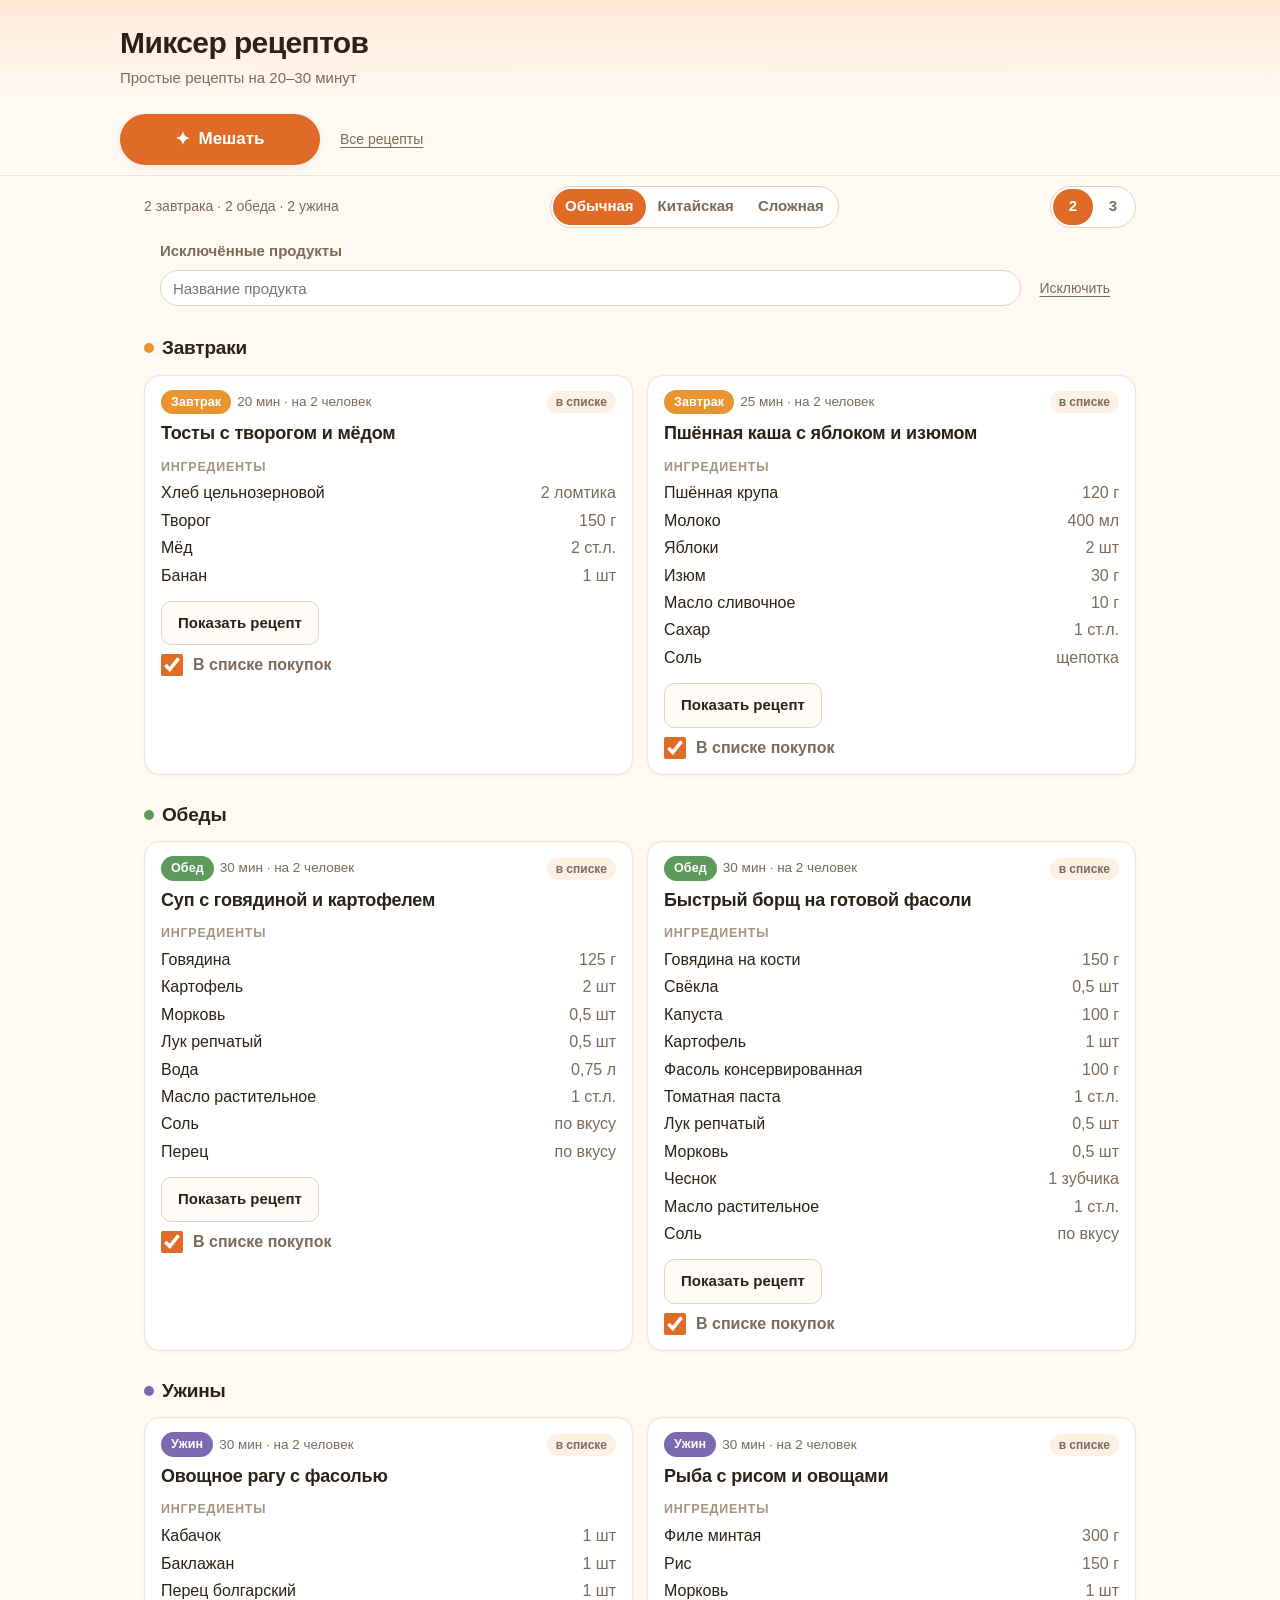
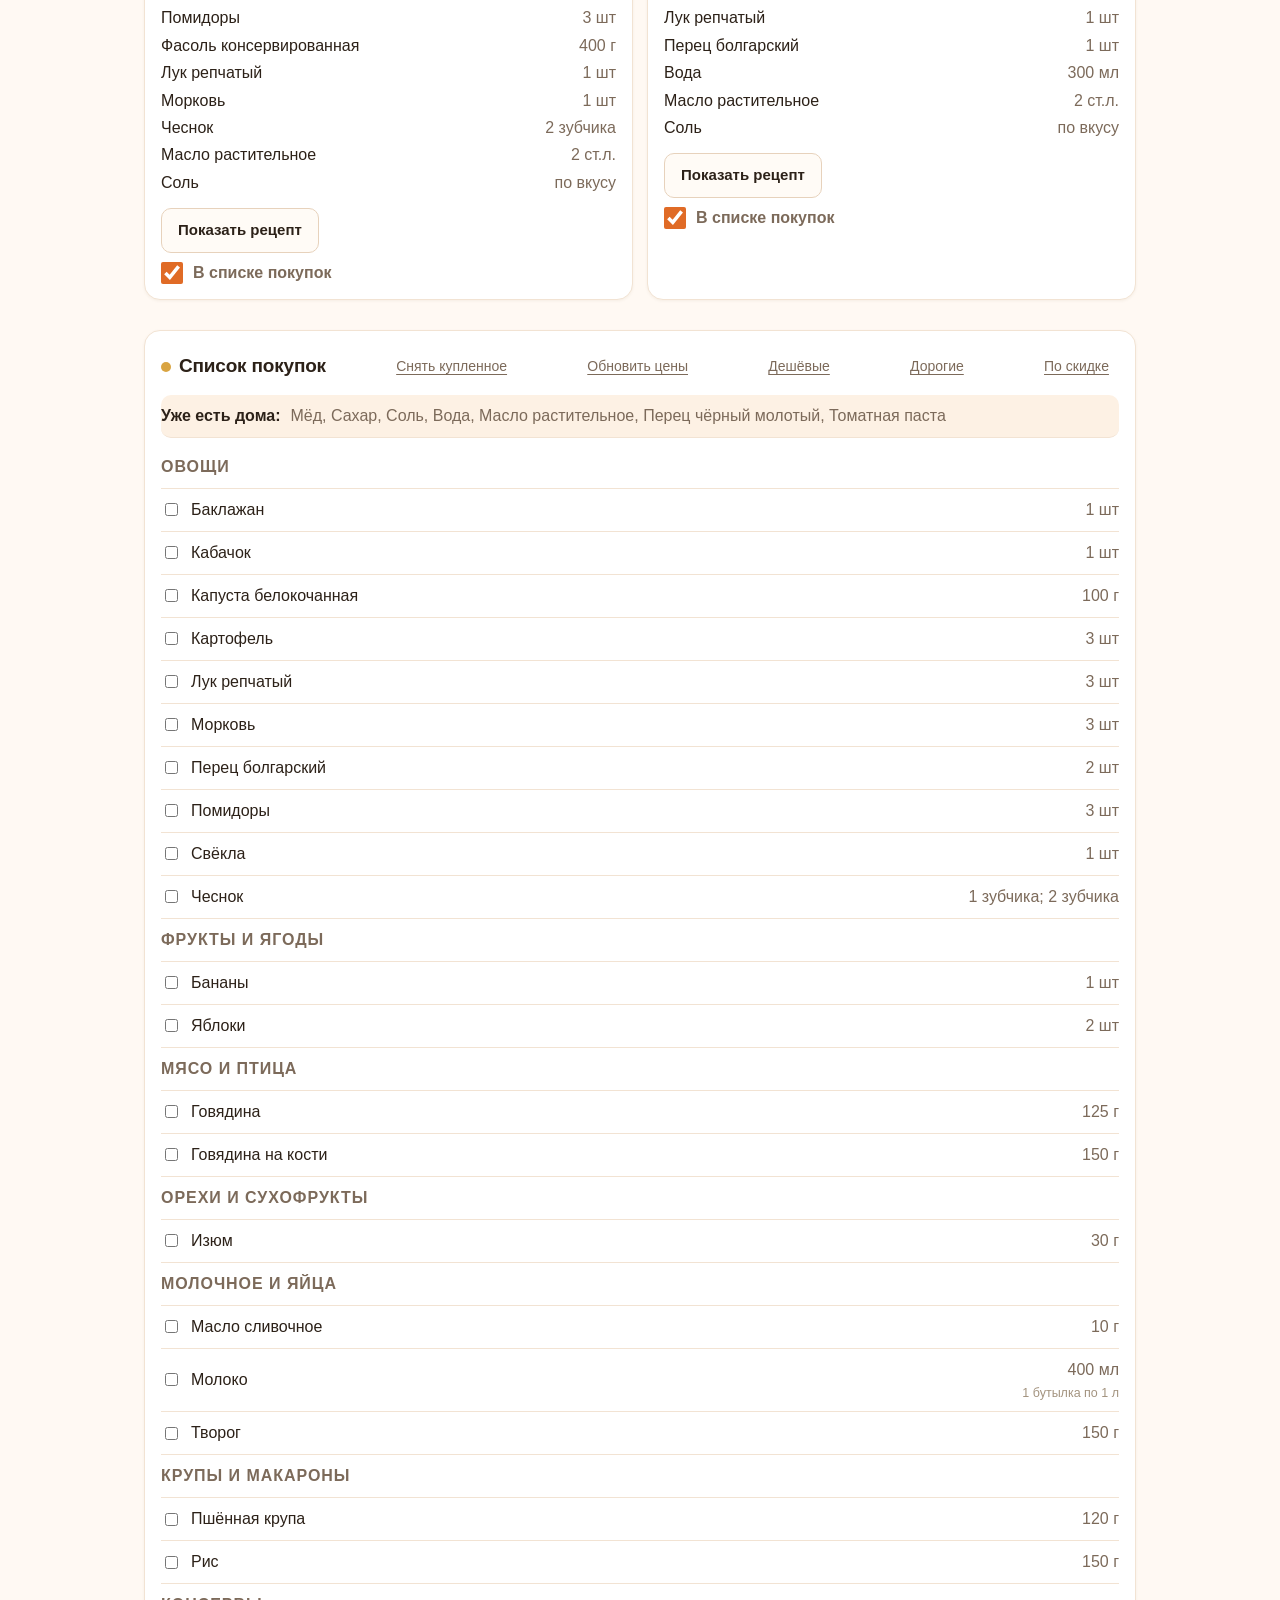
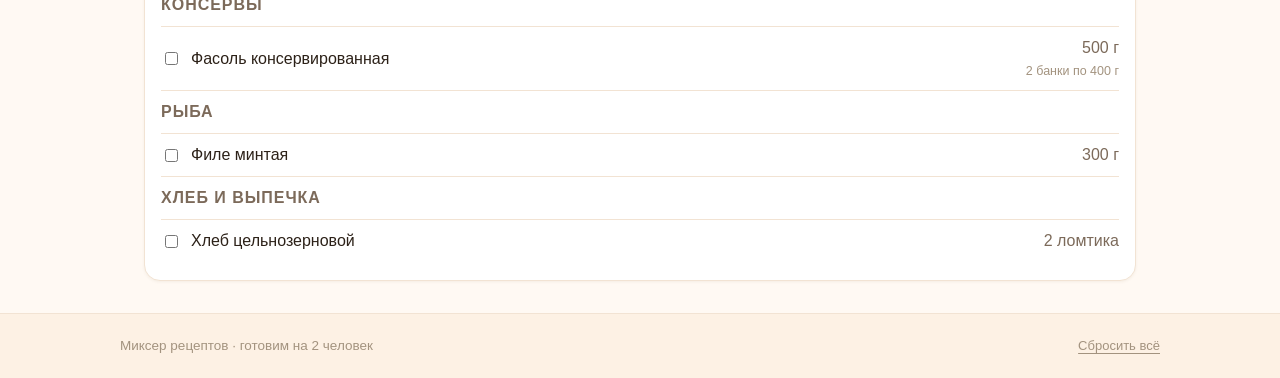
<file: index.html>
<!DOCTYPE html>
<html lang="ru">
<head>
  <meta charset="UTF-8">
  <meta name="viewport" content="width=device-width, initial-scale=1, viewport-fit=cover">
  <title>Миксер рецептов</title>
  <link rel="stylesheet" href="styles.css">
</head>
<body>

  <header class="header">
    <div class="header__inner">
      <h1 class="header__title">Миксер рецептов</h1>
      <p class="header__hint">Простые рецепты на 20–30 минут</p>
    </div>
  </header>

  <div class="controls">
    <div class="controls__inner">
      <button type="button" id="mix-btn" class="mix-btn">
        <span class="mix-btn__icon" aria-hidden="true">✦</span>
        Мешать
      </button>
      <button type="button" id="all-recipes-btn" class="link-btn all-recipes-btn">Все рецепты</button>
    </div>
  </div>

  <div class="settings">
    <div class="settings__inner">
      <p class="settings__hint" id="mix-hint">2 завтрака · 2 обеда · 2 ужина</p>
      <div class="cuisine-toggle" role="group" aria-label="Кухня">
        <button type="button" class="cuisine-toggle__btn is-active" data-cuisine="обычная" aria-pressed="true">Обычная</button>
        <button type="button" class="cuisine-toggle__btn" data-cuisine="китайская" aria-pressed="false">Китайская</button>
        <button type="button" class="cuisine-toggle__btn" data-cuisine="сложная" aria-pressed="false">Сложная</button>
      </div>
      <div class="count-toggle" role="group" aria-label="Сколько рецептов из каждой категории">
        <button type="button" class="count-toggle__btn is-active" data-count="2" aria-pressed="true">2</button>
        <button type="button" class="count-toggle__btn" data-count="3" aria-pressed="false">3</button>
      </div>
    </div>
    <p class="settings__warn" id="mix-warn" hidden></p>
  </div>

  <div class="excluded">
    <div class="excluded__inner">
      <p class="excluded__title">Исключённые продукты</p>
      <div class="excluded__row">
        <input type="text" id="excluded-input" class="excluded__input" placeholder="Название продукта" list="ingredients-list">
        <button type="button" id="excluded-add" class="link-btn">Исключить</button>
      </div>
      <datalist id="ingredients-list"></datalist>
      <ul class="excluded__list" id="excluded-list"></ul>
    </div>
  </div>

  <main class="main">

    <div class="menu">

      <section class="menu-group">
        <h2 class="section-title">
          <span class="section-title__dot section-title__dot--breakfast" aria-hidden="true"></span>
          Завтраки
        </h2>
        <div class="cards" id="breakfast-cards"></div>
      </section>

      <section class="menu-group">
        <h2 class="section-title">
          <span class="section-title__dot section-title__dot--lunch" aria-hidden="true"></span>
          Обеды
        </h2>
        <div class="cards" id="lunch-cards"></div>
      </section>

      <section class="menu-group">
        <h2 class="section-title">
          <span class="section-title__dot section-title__dot--dinner" aria-hidden="true"></span>
          Ужины
        </h2>
        <div class="cards" id="dinner-cards"></div>
      </section>

    </div>

    <section class="shopping">
      <div class="shopping__head">
        <h2 class="section-title">
          <span class="section-title__dot section-title__dot--buy" aria-hidden="true"></span>
          Список покупок
        </h2>
        <button type="button" id="clear-btn" class="link-btn">Снять купленное</button>
        <button type="button" id="lenta-update-btn" class="link-btn">Обновить цены</button>
        <button type="button" id="lenta-cheapest-btn" class="link-btn">Дешёвые</button>
        <button type="button" id="lenta-priciest-btn" class="link-btn">Дорогие</button>
        <button type="button" id="lenta-discount-btn" class="link-btn">По скидке</button>
      </div>
      <ul class="shopping__list" id="shopping-list"></ul>
      <p class="shopping__total" id="shopping-total" hidden></p>
      <p class="shopping__empty" id="shopping-empty">
        Пока пусто. Отметь «Добавлю в покупки» у рецептов — и список соберётся сам.
      </p>
    </section>

  </main>

  <footer class="footer">
    <div class="footer__inner">
      <p>Миксер рецептов · готовим на 2 человек</p>
      <button type="button" id="reset-btn" class="footer__reset">Сбросить всё</button>
    </div>
  </footer>

  <div id="all-recipes-screen" class="all-recipes-screen" hidden>
    <div class="all-recipes-screen__inner">
      <div class="all-recipes-screen__head">
        <button type="button" id="all-recipes-back" class="link-btn">← Назад</button>
        <h2 class="all-recipes-screen__title">Все рецепты</h2>
        <button type="button" id="scroll-to-cart-btn" class="link-btn">К корзине ↓</button>
      </div>
      <div class="all-recipes-screen__filters">
        <input type="search" id="recipe-search" class="all-recipes-screen__search" placeholder="Поиск по названию">
        <div class="all-recipes-screen__cats" role="group" aria-label="Фильтр по категории">
          <button type="button" class="all-recipes-screen__cat is-active" data-cat="all">Все</button>
          <button type="button" class="all-recipes-screen__cat" data-cat="завтрак">Завтраки</button>
          <button type="button" class="all-recipes-screen__cat" data-cat="обед">Обеды</button>
          <button type="button" class="all-recipes-screen__cat" data-cat="ужин">Ужины</button>
        </div>
        <div class="all-recipes-screen__cats" role="group" aria-label="Фильтр по кухне">
          <button type="button" class="all-recipes-screen__cat is-active" data-cuisine="all">Все кухни</button>
          <button type="button" class="all-recipes-screen__cat" data-cuisine="обычная">Обычная</button>
          <button type="button" class="all-recipes-screen__cat" data-cuisine="китайская">Китайская</button>
          <button type="button" class="all-recipes-screen__cat" data-cuisine="сложная">Сложная</button>
        </div>
      </div>

      <div class="home-ingredients">
        <button type="button" id="home-toggle" class="link-btn">Что есть дома ▾</button>
        <div id="home-panel" class="home-ingredients__panel" hidden>
          <div class="home-ingredients__row">
            <input type="text" id="home-input" class="home-ingredients__input" placeholder="Добавить продукт" list="ingredients-list">
            <button type="button" id="home-add" class="link-btn">Добавить</button>
            <button type="button" id="home-clear" class="link-btn">Очистить</button>
          </div>
          <div class="home-ingredients__chips" id="home-chips"></div>
          <div class="home-ingredients__mode">
            <label><input type="radio" name="home-mode" value="strict" checked> Строго (все ингредиенты есть)</label>
            <label><input type="radio" name="home-mode" value="soft"> Мягко (по совпадению)</label>
          </div>
        </div>
      </div>
      <div class="selected-all" id="selected-all-section" hidden>
        <h3 class="section-title"><span class="section-title__dot section-title__dot--buy" aria-hidden="true"></span> Выбранное</h3>
        <div class="cards all-recipes-screen__cards" id="selected-all-cards"></div>
      </div>
      <div class="cards all-recipes-screen__cards" id="all-recipes-cards"></div>

      <section class="shopping shopping--in-all">
        <div class="shopping__head">
          <h2 class="section-title">
            <span class="section-title__dot section-title__dot--buy" aria-hidden="true"></span>
            Корзина (список покупок)
          </h2>
          <button type="button" id="lenta-update-btn-all" class="link-btn">Обновить цены</button>
          <button type="button" id="lenta-cheapest-btn-all" class="link-btn">Дешёвые</button>
          <button type="button" id="lenta-priciest-btn-all" class="link-btn">Дорогие</button>
          <button type="button" id="lenta-discount-btn-all" class="link-btn">По скидке</button>
        </div>
        <ul class="shopping__list" id="shopping-list-all"></ul>
        <p class="shopping__empty" id="shopping-empty-all">
          Отметьте «Добавлю в покупки» у рецептов — и здесь появится список.
        </p>
        <p class="shopping__total" id="shopping-total-all" hidden></p>
      </section>
    </div>
  </div>

  <script src="recipes.js?v=20261031"></script>
  <script src="ingredients.js?v=20261031"></script>
  <script src="js/basics.js?v=20261031"></script>
  <script src="js/menu.js?v=20261031"></script>
  <script src="js/card.js?v=20261031"></script>
  <script src="js/shopping.js?v=20261031"></script>
  <script src="js/lenta.js?v=20261031"></script>
  <script src="js/all-recipes.js?v=20261031"></script>
  <script src="js/main.js?v=20261031"></script>
</body>
</html>
</file>
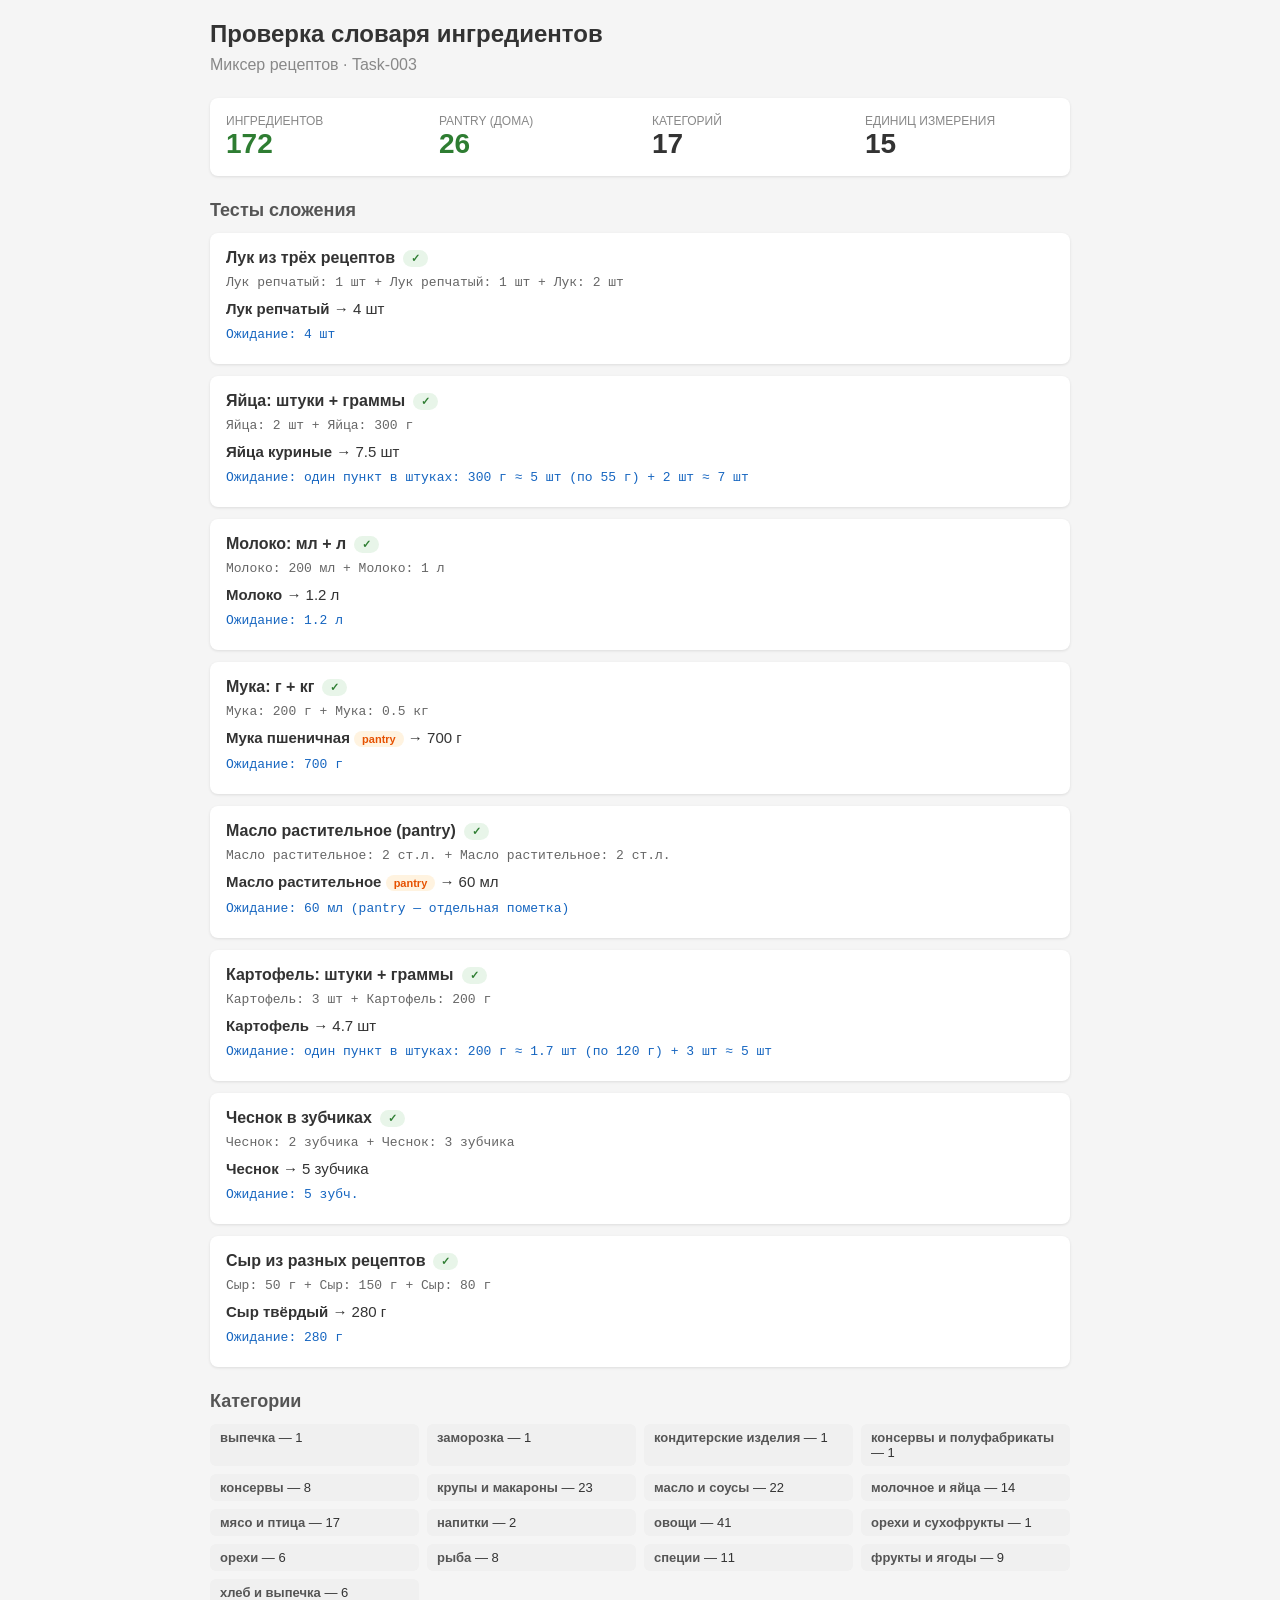
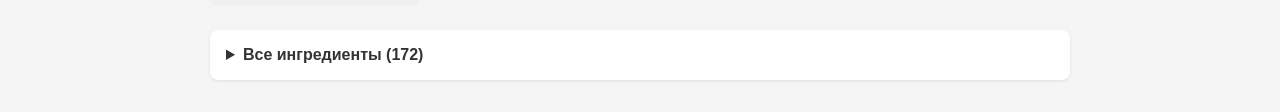
<file: unit-test.html>
<!DOCTYPE html>
<html lang="ru">
<head>
    <meta charset="UTF-8">
    <meta name="viewport" content="width=device-width, initial-scale=1.0">
    <title>Проверка словаря ингредиентов — Миксер рецептов</title>
    <script src="ingredients.js"></script>
    <style>
        * { box-sizing: border-box; margin: 0; padding: 0; }
        body {
            font-family: -apple-system, BlinkMacSystemFont, "Segoe UI", Roboto, sans-serif;
            max-width: 900px;
            margin: 0 auto;
            padding: 20px;
            background: #f5f5f5;
            color: #333;
        }
        h1 { font-size: 24px; margin-bottom: 8px; }
        h2 { font-size: 18px; margin: 24px 0 12px; color: #555; }
        .subtitle { color: #888; margin-bottom: 24px; }
        .stats {
            background: white;
            padding: 16px;
            border-radius: 8px;
            margin-bottom: 24px;
            box-shadow: 0 1px 3px rgba(0,0,0,0.1);
        }
        .stats-row { display: flex; gap: 24px; flex-wrap: wrap; }
        .stat { flex: 1; min-width: 120px; }
        .stat-label { font-size: 12px; color: #888; text-transform: uppercase; }
        .stat-value { font-size: 28px; font-weight: 600; }
        .stat-value.ok { color: #2e7d32; }
        .stat-value.warn { color: #ef6c00; }
        .test-card {
            background: white;
            padding: 16px;
            border-radius: 8px;
            margin-bottom: 12px;
            box-shadow: 0 1px 3px rgba(0,0,0,0.1);
        }
        .test-title {
            font-weight: 600;
            margin-bottom: 8px;
            display: flex;
            align-items: center;
            gap: 8px;
        }
        .badge {
            display: inline-block;
            padding: 2px 8px;
            border-radius: 10px;
            font-size: 11px;
            font-weight: 600;
        }
        .badge-pass { background: #e8f5e9; color: #2e7d32; }
        .badge-fail { background: #ffebee; color: #c62828; }
        .badge-info { background: #e3f2fd; color: #1565c0; }
        .badge-warn { background: #fff3e0; color: #e65100; }
        .test-input {
            font-size: 13px;
            color: #666;
            margin-bottom: 6px;
            font-family: monospace;
        }
        .test-result {
            font-size: 15px;
            font-weight: 500;
        }
        .result-line {
            padding: 4px 0;
            border-bottom: 1px dashed #eee;
        }
        .result-line:last-child { border-bottom: none; }
        .group-title {
            font-size: 12px;
            text-transform: uppercase;
            color: #888;
            margin: 12px 0 6px;
        }
        .category-grid {
            display: grid;
            grid-template-columns: repeat(auto-fill, minmax(200px, 1fr));
            gap: 8px;
        }
        .cat-chip {
            background: #f0f0f0;
            padding: 6px 10px;
            border-radius: 6px;
            font-size: 13px;
        }
        .cat-chip b { color: #555; }
        details {
            background: white;
            padding: 12px 16px;
            border-radius: 8px;
            margin-bottom: 12px;
            box-shadow: 0 1px 3px rgba(0,0,0,0.1);
        }
        summary {
            cursor: pointer;
            font-weight: 600;
            padding: 4px 0;
        }
        .ingredient-list {
            margin-top: 12px;
            display: grid;
            grid-template-columns: repeat(auto-fill, minmax(280px, 1fr));
            gap: 6px;
        }
        .ing-item {
            padding: 6px 8px;
            background: #fafafa;
            border-radius: 4px;
            font-size: 13px;
        }
        .ing-id { color: #1565c0; font-family: monospace; }
        .ing-aliases { color: #888; font-size: 11px; }
    </style>
</head>
<body>
    <h1>Проверка словаря ингредиентов</h1>
    <p class="subtitle">Миксер рецептов · Task-003</p>

    <div class="stats" id="stats">Загрузка...</div>

    <h2>Тесты сложения</h2>
    <div id="tests"></div>

    <h2>Категории</h2>
    <div id="categories" class="category-grid"></div>

    <div style="margin-top: 24px;">
        <details>
            <summary>Все ингредиенты (<span id="count"></span>)</summary>
            <div id="all-ingredients" class="ingredient-list"></div>
        </details>
    </div>

    <script>
    // =========== ЛОГИКА СЛОЖЕНИЯ (та же, что будет в Task-005) ===========

    const DB = INGREDIENTS;

    function findIngredient(rawName) {
        const normalized = rawName.toLowerCase().trim();
        // Сначала ищем по name (точное совпадение)
        const byName = DB.ingredients.find(i => i.name.toLowerCase() === normalized);
        if (byName) return byName;
        // Затем по aliases
        return DB.ingredients.find(i =>
            i.aliases.some(a => a.toLowerCase() === normalized)
        ) || null;
    }

    function toBaseAmount(amount, unit) {
        const num = parseFloat(amount);
        if (isNaN(num)) return { value: 0, base: unit || 'г' };

        const unitLower = (unit || '').toLowerCase().trim();
        const unitDef = DB.units[unitLower];

        if (unitDef) {
            return {
                value: num * unitDef.factor,
                base: unitDef.base
            };
        }
        // Неизвестная единица — возвращаем как есть
        return { value: num, base: unitLower || 'г' };
    }

    function formatAmount(value, base) {
        // Округляем до 10 для граммов и миллилитров
        const rounded = (base === 'г' || base === 'мл')
            ? Math.round(value / 10) * 10
            : Math.round(value * 10) / 10;

        if (base === 'г') {
            return rounded >= 1000
                ? `${(rounded / 1000).toFixed(1).replace(/\.0$/, '')} кг`
                : `${rounded} г`;
        }
        if (base === 'мл') {
            return rounded >= 1000
                ? `${(rounded / 1000).toFixed(1).replace(/\.0$/, '')} л`
                : `${rounded} мл`;
        }
        if (base === 'шт') {
            return `${rounded} шт`;
        }
        if (base === 'зубчик') {
            return `${rounded} зубч.`;
        }
        if (base === 'пучок') {
            return `${rounded} пуч.`;
        }
        if (base === 'лист') {
            return `${rounded} лист.`;
        }
        if (base === 'ломтик') {
            return `${rounded} ломт.`;
        }
        if (base === 'уп.') {
            return `${rounded} уп.`;
        }
        return `${rounded} ${base}`;
    }

    // Главная функция: складывает массив ингредиентов
    function merge(ingredientList) {
        // ingredientList: [{ name, amount, unit }]
        // Возвращает: { grouped: { ingredientId: { name, amounts: [{ value, base }], pantry } } }

        const grouped = {};

        for (const item of ingredientList) {
            const ing = findIngredient(item.name);
            if (!ing) {
                // Не нашли — в отдельную группу "неизвестное"
                const key = `unknown_${item.name}`;
                if (!grouped[key]) {
                    grouped[key] = { name: item.name, amounts: [], pantry: false, known: false, gramsPerUnit: 0 };
                }
                const { value, base } = toBaseAmount(item.amount, item.unit);
                if (value > 0) grouped[key].amounts.push({ value, base });
                continue;
            }

            const key = ing.id;
            if (!grouped[key]) {
                grouped[key] = {
                    name: ing.name,
                    amounts: [],
                    pantry: ing.pantry,
                    known: true,
                    gramsPerUnit: ing.gramsPerUnit || 0
                };
            }
            const { value, base } = toBaseAmount(item.amount, item.unit);
            if (value > 0) grouped[key].amounts.push({ value, base });
        }

        // Суммируем по базовым единицам внутри каждого ингредиента
        const result = {};
        for (const [key, data] of Object.entries(grouped)) {
            let byBase = {};
            for (const a of data.amounts) {
                byBase[a.base] = (byBase[a.base] || 0) + a.value;
            }

            // Штучный продукт с известным весом штуки:
            // если встречаются и «шт», и «г» — сводим всё в штуки.
            // Пример: 2 шт яиц + 300 г яиц → 2 + 300/55 ≈ 7 шт.
            if (data.gramsPerUnit > 0 && byBase['шт'] && byBase['г']) {
                const totalUnits = byBase['шт'] + byBase['г'] / data.gramsPerUnit;
                byBase = { 'шт': totalUnits };
            }

            result[key] = {
                name: data.name,
                parts: Object.entries(byBase).map(([base, val]) => formatAmount(val, base)),
                pantry: data.pantry,
                known: data.known
            };
        }
        return result;
    }

    // =========== ТЕСТЫ ===========

    const TESTS = [
        {
            title: "Лук из трёх рецептов",
            input: [
                { name: "Лук репчатый", amount: "1", unit: "шт" },
                { name: "Лук репчатый", amount: "1", unit: "шт" },
                { name: "Лук", amount: "2", unit: "шт" }
            ],
            expected: "4 шт"
        },
        {
            title: "Яйца: штуки + граммы",
            input: [
                { name: "Яйца", amount: "2", unit: "шт" },
                { name: "Яйца", amount: "300", unit: "г" }
            ],
            expected: "один пункт в штуках: 300 г ≈ 5 шт (по 55 г) + 2 шт ≈ 7 шт"
        },
        {
            title: "Молоко: мл + л",
            input: [
                { name: "Молоко", amount: "200", unit: "мл" },
                { name: "Молоко", amount: "1", unit: "л" }
            ],
            expected: "1.2 л"
        },
        {
            title: "Мука: г + кг",
            input: [
                { name: "Мука", amount: "200", unit: "г" },
                { name: "Мука", amount: "0.5", unit: "кг" }
            ],
            expected: "700 г"
        },
        {
            title: "Масло растительное (pantry)",
            input: [
                { name: "Масло растительное", amount: "2", unit: "ст.л." },
                { name: "Масло растительное", amount: "2", unit: "ст.л." }
            ],
            expected: "60 мл (pantry — отдельная пометка)"
        },
        {
            title: "Картофель: штуки + граммы",
            input: [
                { name: "Картофель", amount: "3", unit: "шт" },
                { name: "Картофель", amount: "200", unit: "г" }
            ],
            expected: "один пункт в штуках: 200 г ≈ 1.7 шт (по 120 г) + 3 шт ≈ 5 шт"
        },
        {
            title: "Чеснок в зубчиках",
            input: [
                { name: "Чеснок", amount: "2", unit: "зубчика" },
                { name: "Чеснок", amount: "3", unit: "зубчика" }
            ],
            expected: "5 зубч."
        },
        {
            title: "Сыр из разных рецептов",
            input: [
                { name: "Сыр", amount: "50", unit: "г" },
                { name: "Сыр", amount: "150", unit: "г" },
                { name: "Сыр", amount: "80", unit: "г" }
            ],
            expected: "280 г"
        }
    ];

    function renderTests() {
        const container = document.getElementById('tests');
        for (const test of TESTS) {
            const result = merge(test.input);
            const card = document.createElement('div');
            card.className = 'test-card';

            const inputStr = test.input
                .map(i => `${i.name}: ${i.amount} ${i.unit}`)
                .join(' + ');

            const resultParts = Object.entries(result)
                .map(([id, r]) => {
                    const pantryBadge = r.pantry ? ' <span class="badge badge-warn">pantry</span>' : '';
                    return `<div class="result-line"><b>${r.name}</b>${pantryBadge} → ${r.parts.join(' + ')}</div>`;
                })
                .join('');

            card.innerHTML = `
                <div class="test-title">
                    ${test.title}
                    <span class="badge badge-pass">✓</span>
                </div>
                <div class="test-input">${inputStr}</div>
                <div class="test-result">${resultParts}</div>
                <div class="test-input" style="margin-top:6px;color:#1565c0">Ожидание: ${test.expected}</div>
            `;
            container.appendChild(card);
        }
    }

    function renderStats() {
        const total = DB.ingredients.length;
        const pantryCount = DB.ingredients.filter(i => i.pantry).length;
        const categories = new Set(DB.ingredients.map(i => i.category));
        const unitsCount = Object.keys(DB.units).length;

        document.getElementById('stats').innerHTML = `
            <div class="stats-row">
                <div class="stat">
                    <div class="stat-label">Ингредиентов</div>
                    <div class="stat-value ok">${total}</div>
                </div>
                <div class="stat">
                    <div class="stat-label">Pantry (дома)</div>
                    <div class="stat-value ok">${pantryCount}</div>
                </div>
                <div class="stat">
                    <div class="stat-label">Категорий</div>
                    <div class="stat-value">${categories.size}</div>
                </div>
                <div class="stat">
                    <div class="stat-label">Единиц измерения</div>
                    <div class="stat-value">${unitsCount}</div>
                </div>
            </div>
        `;
    }

    function renderCategories() {
        const cats = {};
        for (const ing of DB.ingredients) {
            cats[ing.category] = (cats[ing.category] || 0) + 1;
        }
        const container = document.getElementById('categories');
        for (const [cat, count] of Object.entries(cats).sort()) {
            const chip = document.createElement('div');
            chip.className = 'cat-chip';
            chip.innerHTML = `<b>${cat}</b> — ${count}`;
            container.appendChild(chip);
        }
    }

    function renderAllIngredients() {
        const container = document.getElementById('all-ingredients');
        document.getElementById('count').textContent = DB.ingredients.length;
        const sorted = [...DB.ingredients].sort((a, b) => a.name.localeCompare(b.name));
        for (const ing of sorted) {
            const item = document.createElement('div');
            item.className = 'ing-item';
            const pantryMark = ing.pantry ? ' 🏠' : '';
            item.innerHTML = `
                <span class="ing-id">${ing.id}</span>${pantryMark} — <b>${ing.name}</b>
                <div class="ing-aliases">${ing.aliases.join(', ')}</div>
            `;
            container.appendChild(item);
        }
    }

    // =========== ЗАПУСК ===========

    try {
        renderStats();
        renderTests();
        renderCategories();
        renderAllIngredients();
    } catch (e) {
        document.getElementById('stats').innerHTML =
            `<div style="color: red">Ошибка: ${e.message}</div>`;
        console.error(e);
    }
    </script>
</body>
</html>
</file>
<file: styles.css>
/* ==========================================================
   Миксер рецептов — стили
   Сначала телефон, потом широкий экран.
   ========================================================== */

:root {
  /* Цвета */
  --bg:            #FFF9F3;
  --bg-soft:       #FDF1E4;
  --surface:       #FFFFFF;
  --surface-2:     #FFFBF6;

  --text:          #2C2118;
  --text-soft:     #7C6A5A;
  --text-faint:    #A3937F;

  --accent:        #E06B26;
  --accent-dark:   #C2551A;
  --accent-soft:   #FFE9D8;

  --cat-breakfast: #E89431;
  --cat-lunch:     #5E9A5C;
  --cat-dinner:    #7A6BB0;
  --cat-buy:       #D9A441;

  --border:        #F2E3D3;
  --border-strong: #E7D2BC;

  /* Форма */
  --radius:        16px;
  --radius-sm:     10px;
  --radius-pill:   999px;

  /* Тени */
  --shadow-sm:     0 1px 3px rgba(120, 80, 40, .07);
  --shadow:        0 2px 10px rgba(120, 80, 40, .08);
  --shadow-lg:     0 8px 24px rgba(120, 80, 40, .12);

  /* Размеры */
  --tap:           44px;
  --gutter:        16px;
  --maxw:          1040px;
}

/* ==========================================================
   Основа
   ========================================================== */

*, *::before, *::after { box-sizing: border-box; }

html {
  -webkit-text-size-adjust: 100%;
}

body {
  margin: 0;
  background: var(--bg);
  color: var(--text);
  font-family: "Segoe UI", Roboto, -apple-system, "Helvetica Neue", Arial, sans-serif;
  font-size: 16px;
  line-height: 1.5;
  overflow-wrap: break-word;
  -webkit-font-smoothing: antialiased;
}

h1, h2, h3, p, ul, ol, figure { margin: 0; }
ul { padding: 0; list-style: none; }

button { font: inherit; color: inherit; }

:focus-visible {
  outline: 2px solid var(--accent);
  outline-offset: 2px;
}

/* ==========================================================
   Шапка
   ========================================================== */

.header {
  background: linear-gradient(180deg, var(--accent-soft) 0%, var(--bg) 100%);
  padding: 20px var(--gutter) 14px;
}

.header__inner {
  max-width: var(--maxw);
  margin: 0 auto;
}

.header__title {
  font-size: 26px;
  font-weight: 800;
  letter-spacing: -.02em;
}

.header__hint {
  margin-top: 2px;
  color: var(--text-soft);
  font-size: 15px;
}

/* ==========================================================
   Панель управления (липкая — только кнопка)
   ========================================================== */

.controls {
  position: sticky;
  top: 0;
  z-index: 20;
  padding: 10px var(--gutter);
  background: rgba(255, 249, 243, .9);
  backdrop-filter: blur(12px);
  -webkit-backdrop-filter: blur(12px);
  border-bottom: 1px solid var(--border);
}

.controls__inner {
  max-width: var(--maxw);
  margin: 0 auto;
  display: flex;
  align-items: center;
}

.mix-btn {
  display: inline-flex;
  align-items: center;
  justify-content: center;
  gap: 8px;
  width: 100%;
  min-height: var(--tap);
  padding: 12px 24px;
  border: 0;
  border-radius: var(--radius-pill);
  background: var(--accent);
  color: #fff;
  font-size: 17px;
  font-weight: 700;
  cursor: pointer;
  box-shadow: var(--shadow);
  transition: background .15s ease, transform .1s ease;
}

.mix-btn:hover { background: var(--accent-dark); }
.mix-btn:active { transform: scale(.985); }

.mix-btn__icon { font-size: 18px; }

/* ==========================================================
   Настройки под кнопкой
   ========================================================== */

.settings {
  max-width: var(--maxw);
  margin: 0 auto;
  padding: 10px var(--gutter) 0;
}

.settings__inner {
  display: flex;
  flex-wrap: wrap;
  align-items: center;
  justify-content: space-between;
  gap: 12px;
}

.settings__hint {
  color: var(--text-soft);
  font-size: 14px;
}

.settings__warn {
  margin-top: 8px;
  padding: 8px 12px;
  border-radius: var(--radius-sm);
  background: var(--accent-soft);
  color: var(--accent-dark);
  font-size: 14px;
  line-height: 1.4;
}

.settings__warn[hidden] { display: none; }

.count-toggle {
  display: inline-flex;
  flex: none;
  padding: 2px;
  border: 1px solid var(--border-strong);
  border-radius: var(--radius-pill);
  background: var(--surface);
}

.count-toggle__btn {
  min-width: 40px;
  min-height: 36px;
  padding: 6px 12px;
  border: 0;
  border-radius: var(--radius-pill);
  background: transparent;
  color: var(--text-soft);
  font-size: 15px;
  font-weight: 700;
  cursor: pointer;
  transition: background .15s ease, color .15s ease;
}

.count-toggle__btn.is-active {
  background: var(--accent);
  color: #fff;
}

/* ==========================================================
   Основная часть
   ========================================================== */

.main {
  max-width: var(--maxw);
  margin: 0 auto;
  padding: 8px var(--gutter) 32px;
}

.menu { display: flex; flex-direction: column; gap: 26px; }

.menu-group { display: block; }

/* Липкая панель не должна закрывать заголовок при прокрутке */
.menu-group,
.shopping {
  scroll-margin-top: 84px;
}

.section-title {
  display: flex;
  align-items: center;
  gap: 8px;
  margin-bottom: 12px;
  font-size: 19px;
  font-weight: 800;
  letter-spacing: -.01em;
}

.section-title__dot {
  width: 10px;
  height: 10px;
  flex: none;
  border-radius: 50%;
}

.section-title__dot--breakfast { background: var(--cat-breakfast); }
.section-title__dot--lunch     { background: var(--cat-lunch); }
.section-title__dot--dinner    { background: var(--cat-dinner); }
.section-title__dot--buy       { background: var(--cat-buy); }

/* ==========================================================
   Карточки рецептов
   ========================================================== */

.cards {
  display: grid;
  grid-template-columns: 1fr;
  gap: 14px;
}

.card {
  display: flex;
  flex-direction: column;
  background: var(--surface);
  border: 1px solid var(--border);
  border-radius: var(--radius);
  box-shadow: var(--shadow-sm);
  overflow: hidden;
}

.card__meta {
  display: flex;
  flex-wrap: wrap;
  align-items: center;
  gap: 6px;
  padding: 14px 16px 0;
}

.badge {
  display: inline-block;
  padding: 3px 10px;
  border-radius: var(--radius-pill);
  font-size: 12.5px;
  font-weight: 700;
  letter-spacing: .01em;
  color: #fff;
}

.badge--breakfast { background: var(--cat-breakfast); }
.badge--lunch     { background: var(--cat-lunch); }
.badge--dinner    { background: var(--cat-dinner); }

.card__meta-text {
  color: var(--text-soft);
  font-size: 13.5px;
}

/* Пометка «в списке» на карточке */
.card__in-list {
  margin-left: auto;
  padding: 2px 9px;
  border-radius: 999px;
  background: var(--bg-soft);
  color: var(--text-soft);
  font-size: 12px;
  font-weight: 600;
  white-space: nowrap;
}

.card__title {
  padding: 8px 16px 0;
  font-size: 18px;
  font-weight: 700;
  line-height: 1.3;
  letter-spacing: -.01em;
}

.card__body {
  padding: 12px 16px 0;
}

.card__label {
  margin-bottom: 6px;
  color: var(--text-faint);
  font-size: 12.5px;
  font-weight: 700;
  text-transform: uppercase;
  letter-spacing: .06em;
}

.ingredients {
  display: flex;
  flex-direction: column;
  gap: 5px;
  margin: 0;
}

.ingredients li {
  display: flex;
  justify-content: space-between;
  gap: 12px;
  font-size: 16px;
  line-height: 1.4;
}

.ingredients__name { color: var(--text); }

.ingredients__amount {
  flex: none;
  color: var(--text-soft);
  font-variant-numeric: tabular-nums;
  white-space: nowrap;
}

.card__actions {
  display: flex;
  flex-wrap: wrap;
  gap: 8px;
  padding: 14px 16px 0;
}

.btn {
  min-height: var(--tap);
  padding: 10px 16px;
  border: 1px solid var(--border-strong);
  border-radius: var(--radius-sm);
  background: var(--surface-2);
  color: var(--text);
  font-size: 15px;
  font-weight: 600;
  cursor: pointer;
  transition: background .15s ease, border-color .15s ease;
}

.btn:hover { background: var(--accent-soft); border-color: var(--accent); }

.btn--ghost {
  background: transparent;
  border-color: transparent;
  color: var(--text-soft);
  padding: 10px 12px;
}

.btn--ghost:hover { background: var(--bg-soft); color: var(--text); }

.card__steps {
  margin: 0;
  padding: 0 16px;
  list-style: none;
  counter-reset: step;
}

.card__steps li {
  position: relative;
  counter-increment: step;
  padding: 0 0 12px 30px;
  font-size: 16px;
  line-height: 1.45;
}

.card__steps li::before {
  content: counter(step);
  position: absolute;
  left: 0;
  top: 1px;
  width: 22px;
  height: 22px;
  display: grid;
  place-items: center;
  border-radius: 50%;
  background: var(--accent-soft);
  color: var(--accent-dark);
  font-size: 12.5px;
  font-weight: 700;
}

.card__steps li:not(:last-child)::after {
  content: "";
  position: absolute;
  left: 10px;
  top: 25px;
  bottom: 3px;
  width: 2px;
  background: var(--border);
}

.steps-wrap {
  padding: 12px 0 2px;
  border-top: 1px dashed var(--border);
  margin-top: 14px;
}

.steps-wrap[hidden] { display: none; }

/* Галочка «Добавлю в покупки» */

.check {
  display: flex;
  align-items: center;
  gap: 10px;
  min-height: var(--tap);
  padding: 8px 16px 14px;
  cursor: pointer;
  font-size: 16px;
  font-weight: 600;
  user-select: none;
}

.check input {
  width: 22px;
  height: 22px;
  flex: none;
  margin: 0;
  accent-color: var(--accent);
  cursor: pointer;
}

.check--done .check__text { color: var(--text-soft); }

/* ==========================================================
   Список покупок
   ========================================================== */

.shopping {
  margin-top: 30px;
  padding: 18px 16px;
  background: var(--surface);
  border: 1px solid var(--border);
  border-radius: var(--radius);
  box-shadow: var(--shadow-sm);
}

.shopping__head {
  display: flex;
  align-items: center;
  justify-content: space-between;
  flex-wrap: wrap;
  gap: 8px 12px;
  margin-bottom: 10px;
}

.shopping__head .section-title { margin-bottom: 0; }

.link-btn {
  min-height: 36px;
  padding: 6px 10px;
  border: 0;
  border-radius: var(--radius-sm);
  background: transparent;
  color: var(--text-soft);
  font-size: 14px;
  text-decoration: underline;
  text-underline-offset: 3px;
  cursor: pointer;
}

.link-btn:hover { color: var(--accent-dark); background: var(--bg-soft); }

.shopping__list { display: flex; flex-direction: column; }

.shopping__list li {
  display: flex;
  align-items: center;
  gap: 10px;
  padding: 9px 0;
  border-bottom: 1px solid var(--border);
  font-size: 16px;
}

.shopping__list li label {
  flex: 1;
  min-width: 0;
}

.shopping__list li:last-child { border-bottom: 0; }

.shopping__list li.is-bought {
  opacity: .45;
}

.shopping__list li.is-bought label {
  text-decoration: line-through;
}

/* Заголовок группы в списке покупок */
.shopping__group {
  padding: 12px 0 4px;
  color: var(--text-soft);
  font-size: 13px;
  font-weight: 700;
  text-transform: uppercase;
  letter-spacing: .06em;
  border-bottom: 0;
}

.shopping__group:first-child { padding-top: 0; }

/* Блок «Уже есть дома» */
.shopping__pantry {
  padding: 8px 10px;
  margin-bottom: 8px;
  border-radius: var(--radius-sm);
  background: var(--bg-soft);
  color: var(--text-soft);
  font-size: 14px;
  line-height: 1.5;
  border-bottom: 0;
}

.shopping__pantry-label {
  font-weight: 700;
  color: var(--text);
}

/* Правая колонка: количество + пакеты */
.shopping__right {
  display: flex;
  flex-direction: column;
  align-items: flex-end;
  gap: 2px;
  flex: none;
  margin-left: auto;
}

.shopping__pack {
  color: var(--text-faint);
  font-size: 12.5px;
  font-variant-numeric: tabular-nums;
}

/* Не найденный в справочнике ингредиент */
.shopping__list li.is-unknown {
  background: #fff3e0;
  border-radius: var(--radius-sm);
  padding-left: 6px;
  padding-right: 6px;
}

.shopping__list li.is-unknown label {
  color: var(--accent-dark);
}

.cards-empty {
  color: var(--text-faint);
  font-size: 14.5px;
  padding: 12px 0;
}

.shopping__empty {
  color: var(--text-faint);
  font-size: 14.5px;
  line-height: 1.5;
}

.shopping__empty[hidden] { display: none; }

/* ==========================================================
   Подвал
   ========================================================== */

.footer {
  padding: 18px var(--gutter) calc(18px + env(safe-area-inset-bottom));
  border-top: 1px solid var(--border);
  background: var(--bg-soft);
}

.footer__inner {
  max-width: var(--maxw);
  margin: 0 auto;
  color: var(--text-faint);
  font-size: 13.5px;
  display: flex;
  align-items: center;
  justify-content: space-between;
  gap: 12px;
  flex-wrap: wrap;
}

.footer__reset {
  border: 0;
  background: transparent;
  color: var(--text-faint);
  font-size: 13px;
  text-decoration: underline;
  text-underline-offset: 3px;
  cursor: pointer;
  padding: 4px 0;
}

.footer__reset:hover { color: var(--accent-dark); }

/* ==========================================================
   Широкий экран
   ========================================================== */

@media (min-width: 640px) {
  :root { --gutter: 24px; }

  .header__title { font-size: 30px; }

  .mix-btn { width: auto; min-width: 200px; }

  .cards { grid-template-columns: repeat(2, 1fr); }
}

/* ==========================================================
   Экран «Все рецепты»
   ========================================================== */

.all-recipes-screen {
  position: fixed;
  inset: 0;
  z-index: 100;
  background: var(--bg);
  overflow-y: auto;
  -webkit-overflow-scrolling: touch;
}

.all-recipes-screen[hidden] { display: none; }

.all-recipes-screen__inner {
  max-width: var(--maxw);
  margin: 0 auto;
  padding: var(--gutter);
  padding-bottom: 40px;
}

.all-recipes-screen__head {
  display: flex;
  align-items: center;
  gap: 12px;
  margin-bottom: 16px;
  flex-wrap: wrap;
}

.all-recipes-screen__title {
  font-size: 22px;
  font-weight: 700;
  color: var(--text);
  margin: 0;
}

.all-recipes-screen__filters {
  display: flex;
  flex-direction: column;
  gap: 10px;
  margin-bottom: 16px;
}

.all-recipes-screen__search {
  width: 100%;
  padding: 10px 14px;
  border: 1px solid var(--border-strong);
  border-radius: var(--radius-sm);
  font-size: 16px;
  font-family: inherit;
  background: var(--surface);
  color: var(--text);
}

.all-recipes-screen__search:focus {
  outline: none;
  border-color: var(--accent);
}

.all-recipes-screen__cats {
  display: flex;
  gap: 8px;
  flex-wrap: wrap;
}

.all-recipes-screen__cat {
  padding: 8px 14px;
  border: 1px solid var(--border-strong);
  border-radius: var(--radius-pill);
  background: var(--surface);
  color: var(--text-soft);
  font-size: 14px;
  font-weight: 600;
  cursor: pointer;
  transition: background .15s, color .15s, border-color .15s;
}

.all-recipes-screen__cat.is-active {
  background: var(--accent);
  color: #fff;
  border-color: var(--accent);
}

.all-recipes-screen__cards {
  margin-top: 8px;
}

/* Кнопка «Все рецепты» рядом с «Мешать» */
.all-recipes-btn {
  margin-left: 10px;
  vertical-align: middle;
}

/* Кухня (обычная / китайская) */
.cuisine-toggle {
  display: inline-flex;
  flex: none;
  padding: 2px;
  border: 1px solid var(--border-strong);
  border-radius: var(--radius-pill);
  background: var(--surface);
}

.cuisine-toggle__btn {
  min-width: 90px;
  min-height: 36px;
  padding: 6px 12px;
  border: 0;
  border-radius: var(--radius-pill);
  background: transparent;
  color: var(--text-soft);
  font-size: 15px;
  font-weight: 700;
  cursor: pointer;
  transition: background .15s ease, color .15s ease;
}

.cuisine-toggle__btn.is-active {
  background: var(--accent);
  color: #fff;
}

/* Исключённые продукты */
.excluded {
  padding: 12px 16px;
}

.excluded__inner {
  max-width: 960px;
  margin: 0 auto;
}

.excluded__title {
  margin: 0 0 8px;
  font-size: 15px;
  font-weight: 700;
  color: var(--text-soft);
}

.excluded__row {
  display: flex;
  flex-wrap: wrap;
  gap: 8px;
  align-items: center;
}

.excluded__input {
  flex: 1;
  min-height: 36px;
  padding: 6px 12px;
  border: 1px solid var(--border-strong);
  border-radius: var(--radius-pill);
  background: var(--surface);
  color: var(--text);
  font-size: 15px;
}

.excluded__list {
  list-style: none;
  margin: 8px 0 0;
  padding: 0;
  display: flex;
  flex-wrap: wrap;
  gap: 6px;
}

.excluded__chip {
  display: inline-flex;
  align-items: center;
  gap: 6px;
  padding: 4px 10px;
  border-radius: var(--radius-pill);
  background: var(--surface);
  border: 1px solid var(--border-strong);
  font-size: 14px;
}

.excluded__chip button {
  border: 0;
  background: transparent;
  color: var(--text-soft);
  cursor: pointer;
  font-size: 14px;
  padding: 0;
}

.shopping__total {
  margin: 12px 0 0;
  font-size: 16px;
  font-weight: 700;
  color: var(--text);
}

/* Что есть дома */
.home-ingredients {
  margin: 12px 0;
}

.home-ingredients__panel {
  margin-top: 8px;
  padding: 12px;
  border: 1px solid var(--border-strong);
  border-radius: 12px;
  background: var(--surface);
}

.home-ingredients__row {
  display: flex;
  flex-wrap: wrap;
  gap: 8px;
  align-items: center;
}

.home-ingredients__input {
  flex: 1;
  min-width: 160px;
  min-height: 36px;
  padding: 6px 12px;
  border: 1px solid var(--border-strong);
  border-radius: var(--radius-pill);
  background: var(--bg);
  color: var(--text);
  font-size: 15px;
}

.home-ingredients__chips {
  margin-top: 8px;
  display: flex;
  flex-wrap: wrap;
  gap: 6px;
}

.home-ingredients__mode {
  margin-top: 8px;
  display: flex;
  flex-wrap: wrap;
  gap: 12px;
  font-size: 14px;
}

.shopping__price-select {
  max-width: 100%;
  font-size: 13px;
  padding: 4px 8px;
  border: 1px solid var(--border-strong);
  border-radius: 8px;
  background: var(--surface);
  color: var(--text);
}

.shopping__price {
  font-size: 13px;
  font-weight: 700;
  color: var(--accent);
}

@media (max-width: 480px) {
  .shopping__list li {
    flex-wrap: wrap;
  }
  .shopping__right {
    width: 100%;
    flex-direction: row;
    flex-wrap: wrap;
    align-items: center;
    justify-content: flex-end;
    margin-left: 0;
    padding-left: 32px;
  }
  .home-ingredients__input,
  .excluded__input {
    width: 100%;
  }
  .home-ingredients__row,
  .excluded__row {
    flex-direction: column;
    align-items: stretch;
  }
  .home-ingredients__row button,
  .excluded__row button {
    width: 100%;
  }
}
</file>
